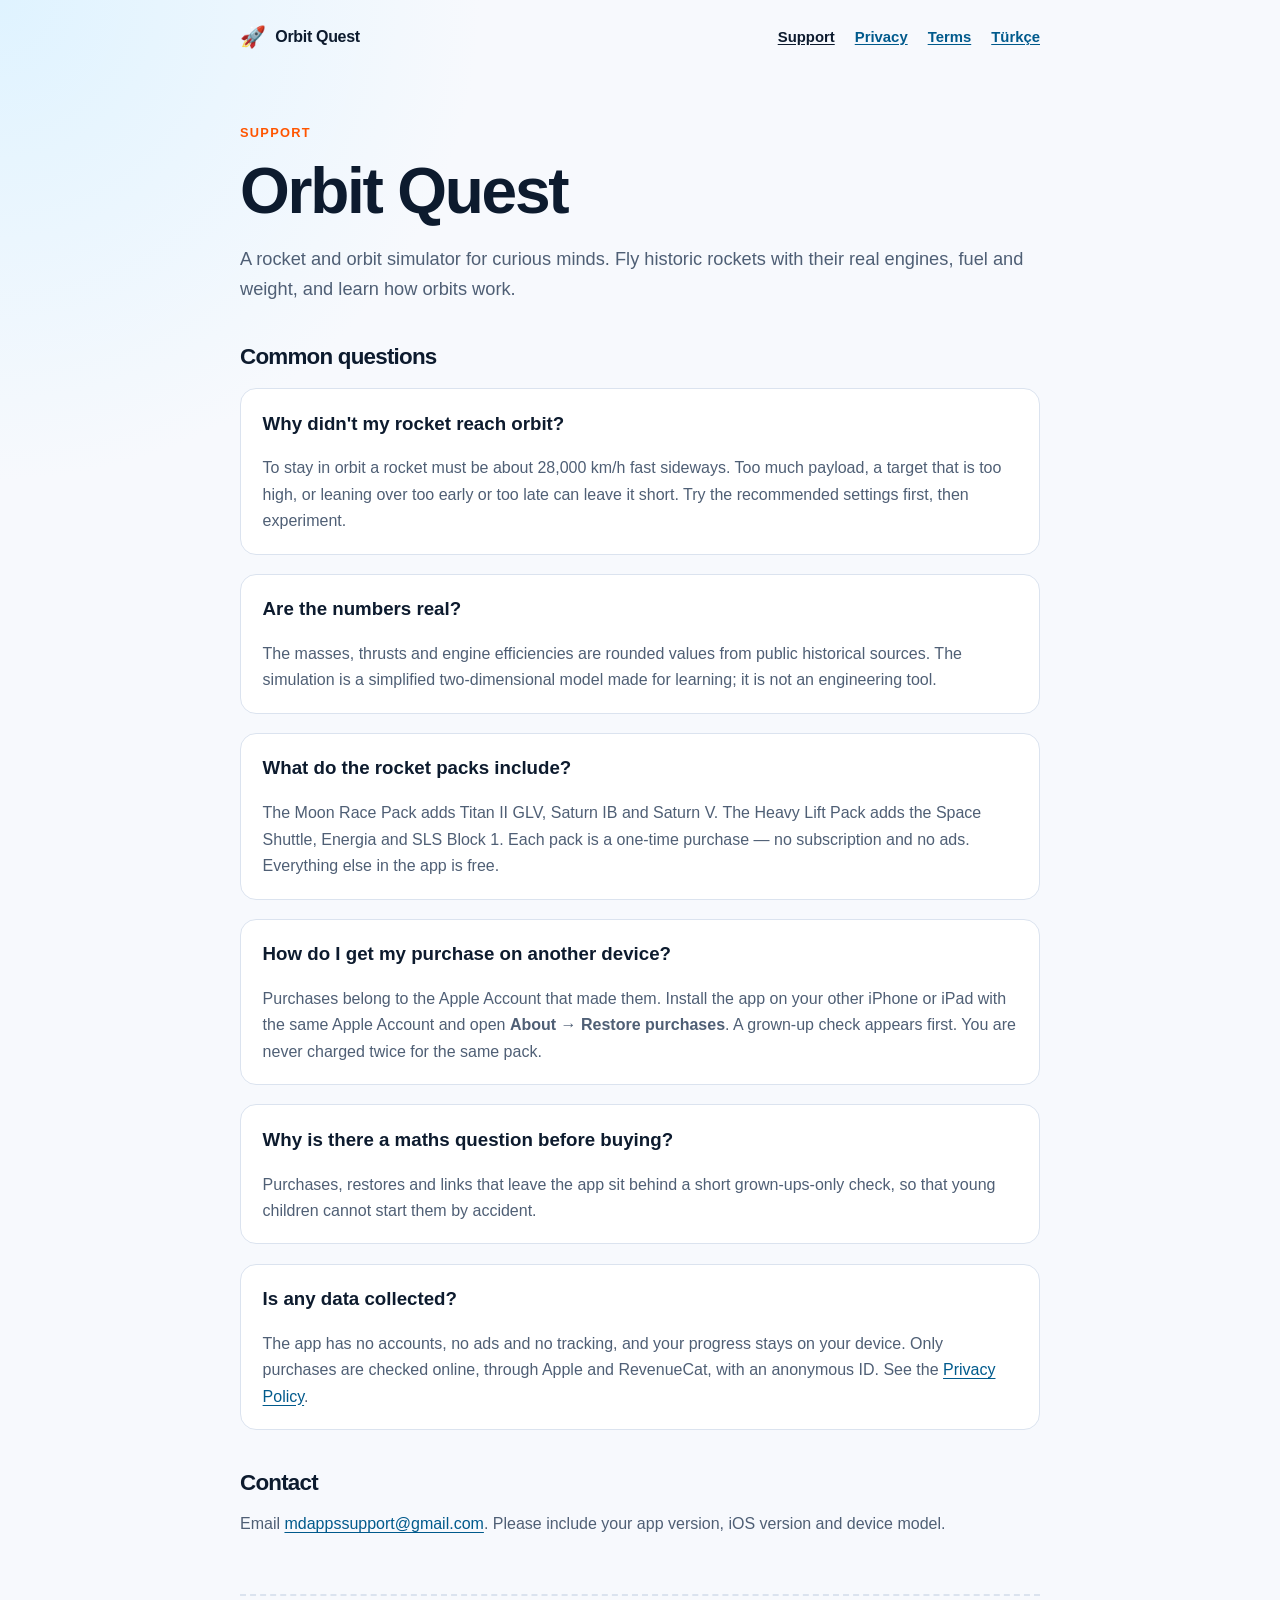
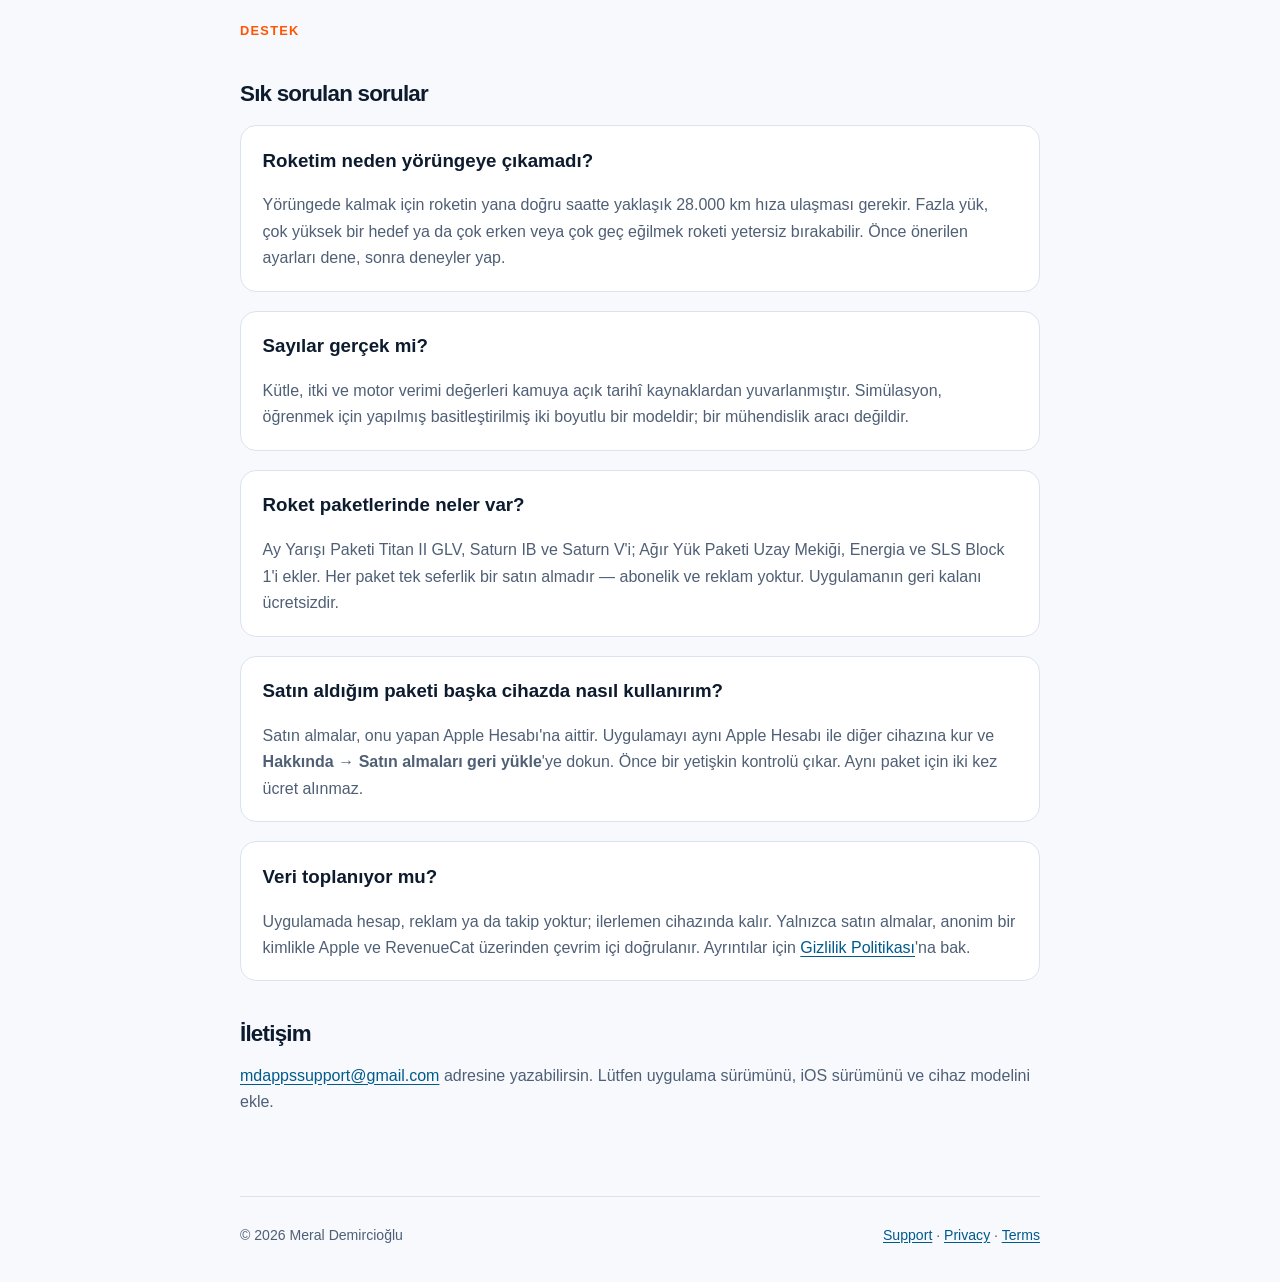
<file: index.html>
<!doctype html>
<html lang="en">
<head>
<meta charset="utf-8">
<meta name="viewport" content="width=device-width, initial-scale=1">
<title>Orbit Quest — Support</title>
<link rel="stylesheet" href="style.css">
</head>
<body>
<a class="skip-link" href="#main">Skip to content</a>
<header class="shell"><div class="topbar">
  <a class="brand" href="./"><span aria-hidden="true">🚀</span>Orbit Quest</a>
  <nav aria-label="Site"><a href="./" aria-current="page">Support</a><a href="privacy.html">Privacy</a><a href="terms.html">Terms</a><a href="#tr" lang="tr">Türkçe</a></nav>
</div></header>
<main id="main" class="shell">
<p class="eyebrow">Support</p>
<h1>Orbit Quest</h1>
<p class="lead">A rocket and orbit simulator for curious minds. Fly historic rockets with their real engines, fuel and weight, and learn how orbits work.</p>

<h2>Common questions</h2>
<div class="detail"><h3>Why didn't my rocket reach orbit?</h3>
<p>To stay in orbit a rocket must be about 28,000 km/h fast sideways. Too much payload, a target that is too high, or leaning over too early or too late can leave it short. Try the recommended settings first, then experiment.</p></div>
<div class="detail"><h3>Are the numbers real?</h3>
<p>The masses, thrusts and engine efficiencies are rounded values from public historical sources. The simulation is a simplified two-dimensional model made for learning; it is not an engineering tool.</p></div>
<div class="detail"><h3>What do the rocket packs include?</h3>
<p>The Moon Race Pack adds Titan II GLV, Saturn IB and Saturn V. The Heavy Lift Pack adds the Space Shuttle, Energia and SLS Block 1. Each pack is a one-time purchase — no subscription and no ads. Everything else in the app is free.</p></div>
<div class="detail"><h3>How do I get my purchase on another device?</h3>
<p>Purchases belong to the Apple Account that made them. Install the app on your other iPhone or iPad with the same Apple Account and open <strong>About → Restore purchases</strong>. A grown-up check appears first. You are never charged twice for the same pack.</p></div>
<div class="detail"><h3>Why is there a maths question before buying?</h3>
<p>Purchases, restores and links that leave the app sit behind a short grown-ups-only check, so that young children cannot start them by accident.</p></div>
<div class="detail"><h3>Is any data collected?</h3>
<p>The app has no accounts, no ads and no tracking, and your progress stays on your device. Only purchases are checked online, through Apple and RevenueCat, with an anonymous ID. See the <a href="privacy.html">Privacy Policy</a>.</p></div>

<h2>Contact</h2>
<p>Email <a href="mailto:mdappssupport@gmail.com">mdappssupport@gmail.com</a>. Please include your app version, iOS version and device model.</p>

<section class="lang" id="tr" lang="tr">
<p class="eyebrow">Destek</p>
<h2>Sık sorulan sorular</h2>
<div class="detail"><h3>Roketim neden yörüngeye çıkamadı?</h3>
<p>Yörüngede kalmak için roketin yana doğru saatte yaklaşık 28.000 km hıza ulaşması gerekir. Fazla yük, çok yüksek bir hedef ya da çok erken veya çok geç eğilmek roketi yetersiz bırakabilir. Önce önerilen ayarları dene, sonra deneyler yap.</p></div>
<div class="detail"><h3>Sayılar gerçek mi?</h3>
<p>Kütle, itki ve motor verimi değerleri kamuya açık tarihî kaynaklardan yuvarlanmıştır. Simülasyon, öğrenmek için yapılmış basitleştirilmiş iki boyutlu bir modeldir; bir mühendislik aracı değildir.</p></div>
<div class="detail"><h3>Roket paketlerinde neler var?</h3>
<p>Ay Yarışı Paketi Titan II GLV, Saturn IB ve Saturn V'i; Ağır Yük Paketi Uzay Mekiği, Energia ve SLS Block 1'i ekler. Her paket tek seferlik bir satın almadır — abonelik ve reklam yoktur. Uygulamanın geri kalanı ücretsizdir.</p></div>
<div class="detail"><h3>Satın aldığım paketi başka cihazda nasıl kullanırım?</h3>
<p>Satın almalar, onu yapan Apple Hesabı'na aittir. Uygulamayı aynı Apple Hesabı ile diğer cihazına kur ve <strong>Hakkında → Satın almaları geri yükle</strong>'ye dokun. Önce bir yetişkin kontrolü çıkar. Aynı paket için iki kez ücret alınmaz.</p></div>
<div class="detail"><h3>Veri toplanıyor mu?</h3>
<p>Uygulamada hesap, reklam ya da takip yoktur; ilerlemen cihazında kalır. Yalnızca satın almalar, anonim bir kimlikle Apple ve RevenueCat üzerinden çevrim içi doğrulanır. Ayrıntılar için <a href="privacy.html#tr">Gizlilik Politikası</a>'na bak.</p></div>
<h2>İletişim</h2>
<p><a href="mailto:mdappssupport@gmail.com">mdappssupport@gmail.com</a> adresine yazabilirsin. Lütfen uygulama sürümünü, iOS sürümünü ve cihaz modelini ekle.</p>
</section>
</main>
<footer class="shell"><div class="footer-row"><span>© 2026 Meral Demircioğlu</span><span><a href="./">Support</a> · <a href="privacy.html">Privacy</a> · <a href="terms.html">Terms</a></span></div></footer>
</body>
</html>
</file>
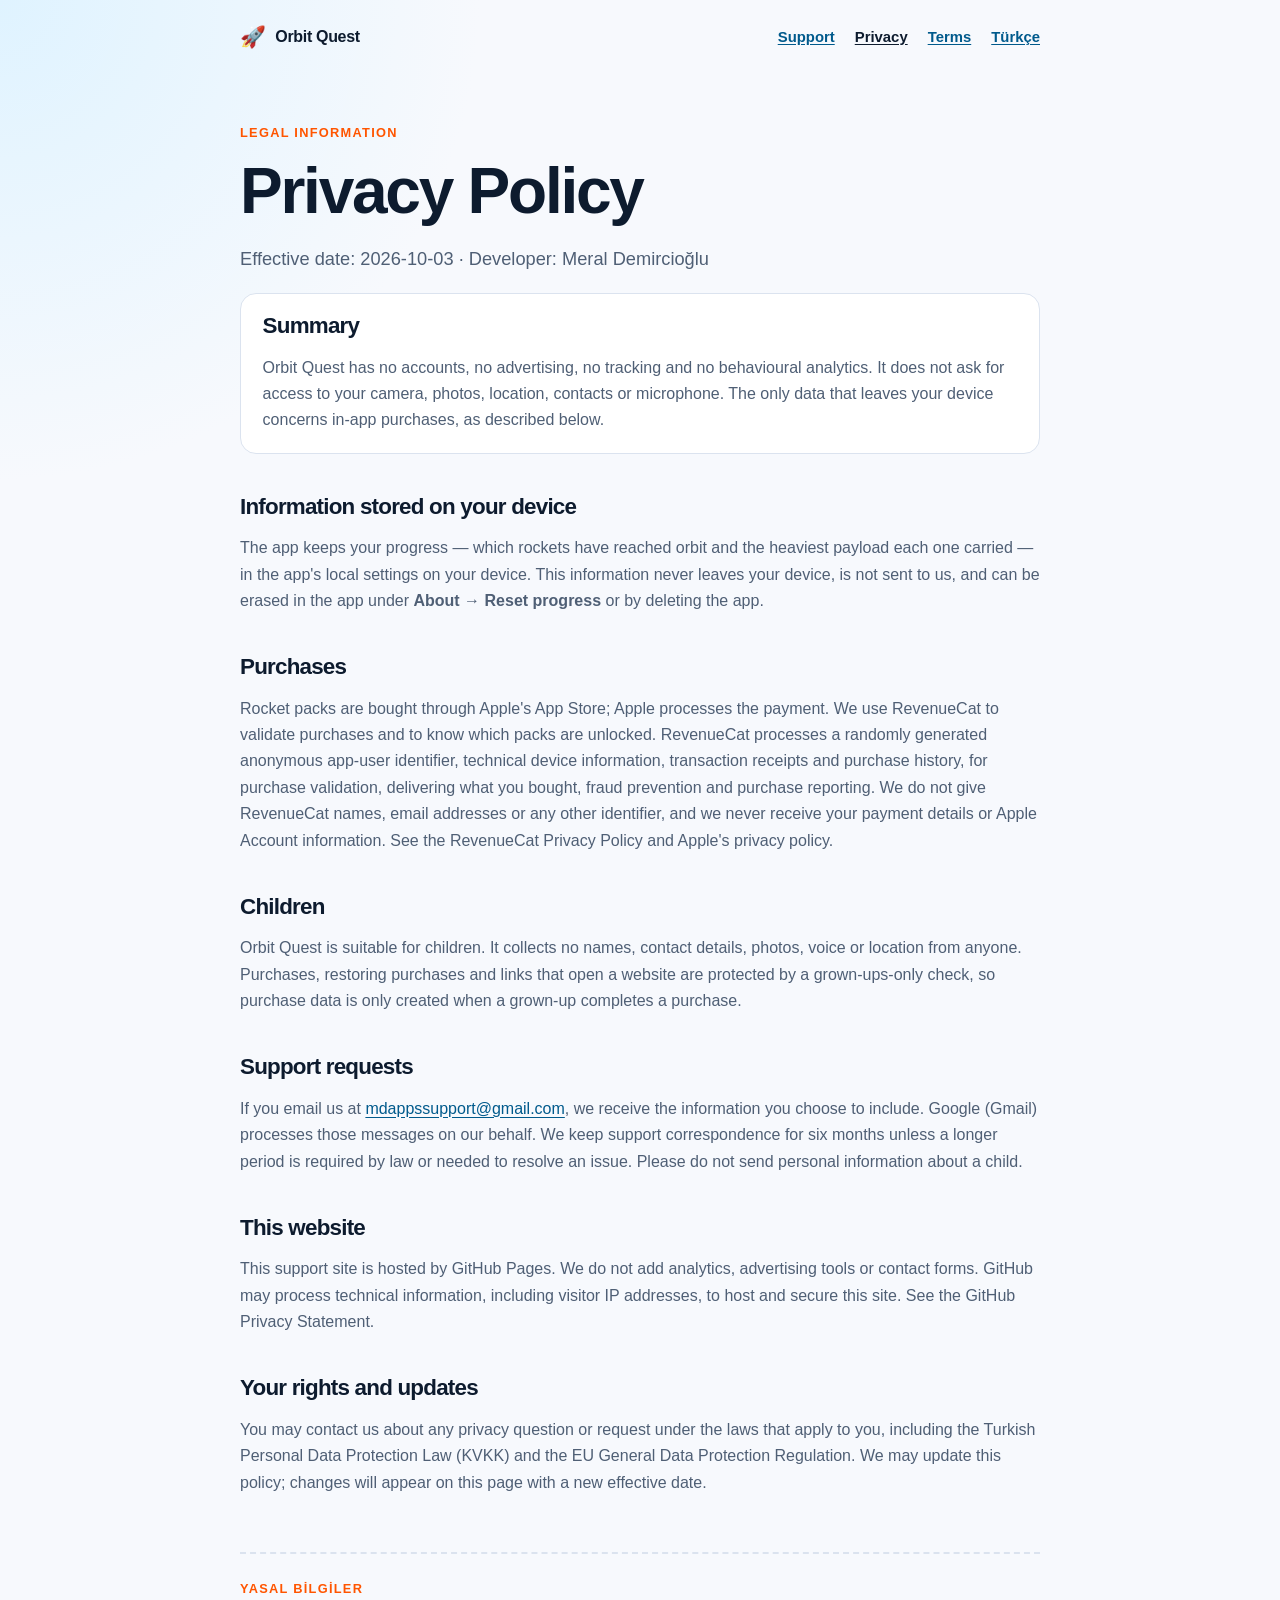
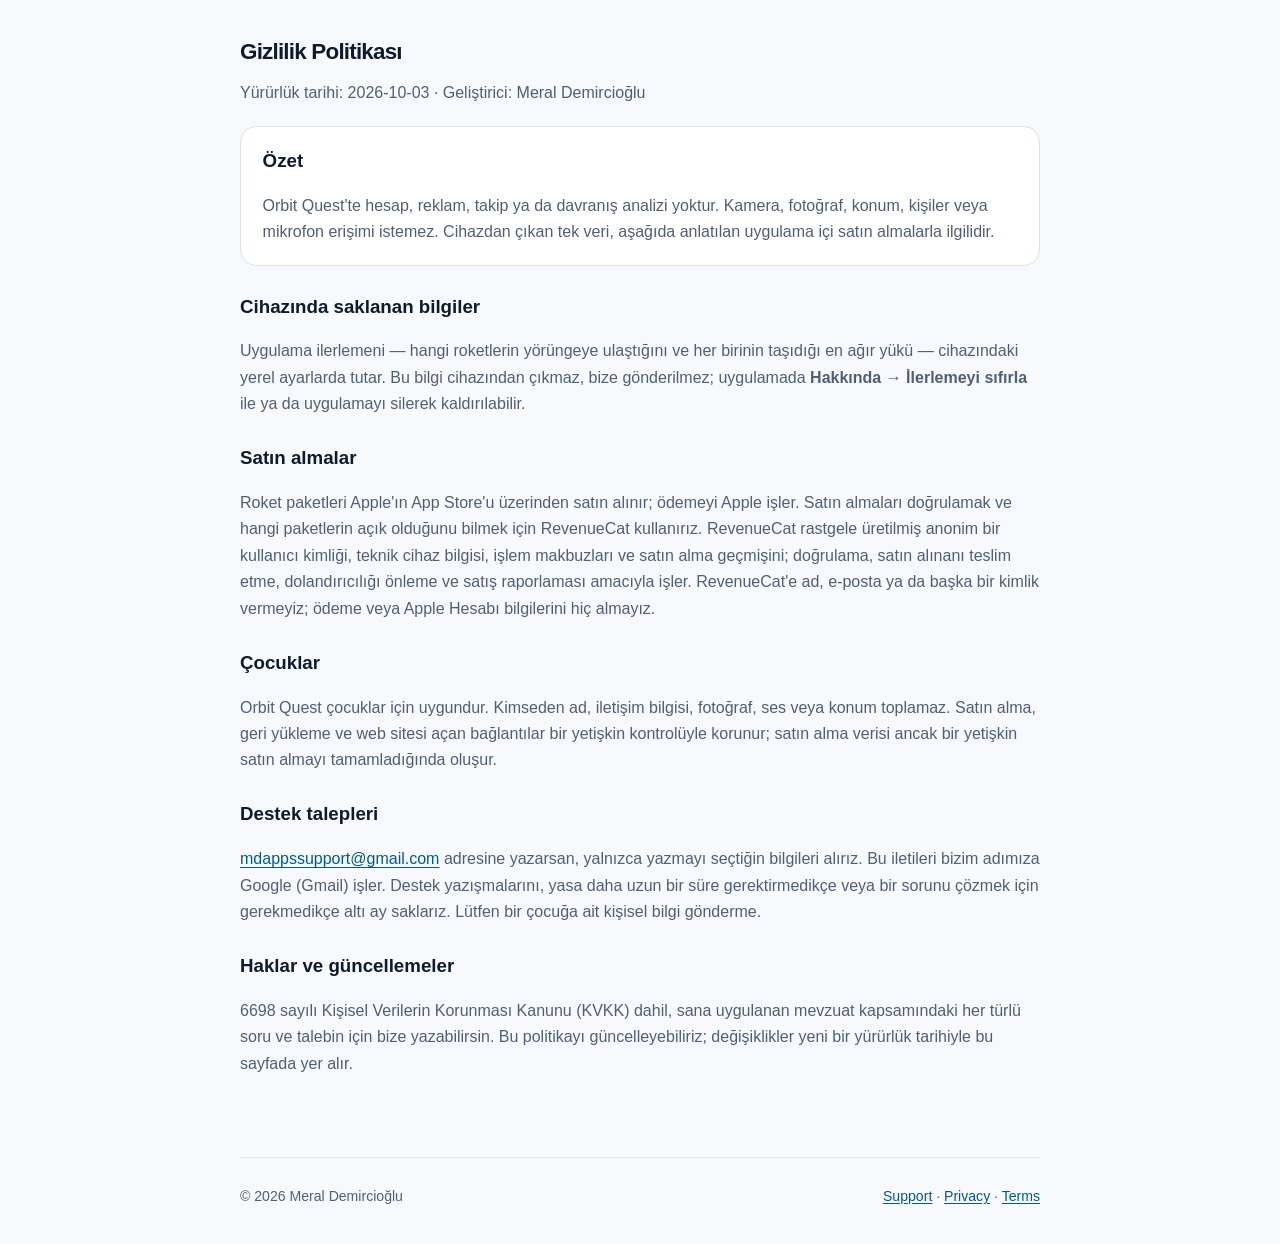
<file: privacy.html>
<!doctype html>
<html lang="en">
<head>
<meta charset="utf-8">
<meta name="viewport" content="width=device-width, initial-scale=1">
<title>Orbit Quest — Privacy Policy</title>
<link rel="stylesheet" href="style.css">
</head>
<body>
<a class="skip-link" href="#main">Skip to content</a>
<header class="shell"><div class="topbar">
  <a class="brand" href="./"><span aria-hidden="true">🚀</span>Orbit Quest</a>
  <nav aria-label="Site"><a href="./">Support</a><a href="privacy.html" aria-current="page">Privacy</a><a href="terms.html">Terms</a><a href="#tr" lang="tr">Türkçe</a></nav>
</div></header>
<main id="main" class="shell">
<p class="eyebrow">Legal information</p>
<h1>Privacy Policy</h1>
<p class="lead">Effective date: 2026-10-03 · Developer: Meral Demircioğlu</p>

<div class="detail"><h2>Summary</h2>
<p>Orbit Quest has no accounts, no advertising, no tracking and no behavioural analytics. It does not ask for access to your camera, photos, location, contacts or microphone. The only data that leaves your device concerns in-app purchases, as described below.</p></div>

<h2>Information stored on your device</h2>
<p>The app keeps your progress — which rockets have reached orbit and the heaviest payload each one carried — in the app's local settings on your device. This information never leaves your device, is not sent to us, and can be erased in the app under <strong>About → Reset progress</strong> or by deleting the app.</p>

<h2>Purchases</h2>
<p>Rocket packs are bought through Apple's App Store; Apple processes the payment. We use RevenueCat to validate purchases and to know which packs are unlocked. RevenueCat processes a randomly generated anonymous app-user identifier, technical device information, transaction receipts and purchase history, for purchase validation, delivering what you bought, fraud prevention and purchase reporting. We do not give RevenueCat names, email addresses or any other identifier, and we never receive your payment details or Apple Account information. See the RevenueCat Privacy Policy and Apple's privacy policy.</p>

<h2>Children</h2>
<p>Orbit Quest is suitable for children. It collects no names, contact details, photos, voice or location from anyone. Purchases, restoring purchases and links that open a website are protected by a grown-ups-only check, so purchase data is only created when a grown-up completes a purchase.</p>

<h2>Support requests</h2>
<p>If you email us at <a href="mailto:mdappssupport@gmail.com">mdappssupport@gmail.com</a>, we receive the information you choose to include. Google (Gmail) processes those messages on our behalf. We keep support correspondence for six months unless a longer period is required by law or needed to resolve an issue. Please do not send personal information about a child.</p>

<h2>This website</h2>
<p>This support site is hosted by GitHub Pages. We do not add analytics, advertising tools or contact forms. GitHub may process technical information, including visitor IP addresses, to host and secure this site. See the GitHub Privacy Statement.</p>

<h2>Your rights and updates</h2>
<p>You may contact us about any privacy question or request under the laws that apply to you, including the Turkish Personal Data Protection Law (KVKK) and the EU General Data Protection Regulation. We may update this policy; changes will appear on this page with a new effective date.</p>

<section class="lang" id="tr" lang="tr">
<p class="eyebrow">Yasal bilgiler</p>
<h2>Gizlilik Politikası</h2>
<p>Yürürlük tarihi: 2026-10-03 · Geliştirici: Meral Demircioğlu</p>
<div class="detail"><h3>Özet</h3>
<p>Orbit Quest'te hesap, reklam, takip ya da davranış analizi yoktur. Kamera, fotoğraf, konum, kişiler veya mikrofon erişimi istemez. Cihazdan çıkan tek veri, aşağıda anlatılan uygulama içi satın almalarla ilgilidir.</p></div>
<h3>Cihazında saklanan bilgiler</h3>
<p>Uygulama ilerlemeni — hangi roketlerin yörüngeye ulaştığını ve her birinin taşıdığı en ağır yükü — cihazındaki yerel ayarlarda tutar. Bu bilgi cihazından çıkmaz, bize gönderilmez; uygulamada <strong>Hakkında → İlerlemeyi sıfırla</strong> ile ya da uygulamayı silerek kaldırılabilir.</p>
<h3>Satın almalar</h3>
<p>Roket paketleri Apple'ın App Store'u üzerinden satın alınır; ödemeyi Apple işler. Satın almaları doğrulamak ve hangi paketlerin açık olduğunu bilmek için RevenueCat kullanırız. RevenueCat rastgele üretilmiş anonim bir kullanıcı kimliği, teknik cihaz bilgisi, işlem makbuzları ve satın alma geçmişini; doğrulama, satın alınanı teslim etme, dolandırıcılığı önleme ve satış raporlaması amacıyla işler. RevenueCat'e ad, e-posta ya da başka bir kimlik vermeyiz; ödeme veya Apple Hesabı bilgilerini hiç almayız.</p>
<h3>Çocuklar</h3>
<p>Orbit Quest çocuklar için uygundur. Kimseden ad, iletişim bilgisi, fotoğraf, ses veya konum toplamaz. Satın alma, geri yükleme ve web sitesi açan bağlantılar bir yetişkin kontrolüyle korunur; satın alma verisi ancak bir yetişkin satın almayı tamamladığında oluşur.</p>
<h3>Destek talepleri</h3>
<p><a href="mailto:mdappssupport@gmail.com">mdappssupport@gmail.com</a> adresine yazarsan, yalnızca yazmayı seçtiğin bilgileri alırız. Bu iletileri bizim adımıza Google (Gmail) işler. Destek yazışmalarını, yasa daha uzun bir süre gerektirmedikçe veya bir sorunu çözmek için gerekmedikçe altı ay saklarız. Lütfen bir çocuğa ait kişisel bilgi gönderme.</p>
<h3>Haklar ve güncellemeler</h3>
<p>6698 sayılı Kişisel Verilerin Korunması Kanunu (KVKK) dahil, sana uygulanan mevzuat kapsamındaki her türlü soru ve talebin için bize yazabilirsin. Bu politikayı güncelleyebiliriz; değişiklikler yeni bir yürürlük tarihiyle bu sayfada yer alır.</p>
</section>
</main>
<footer class="shell"><div class="footer-row"><span>© 2026 Meral Demircioğlu</span><span><a href="./">Support</a> · <a href="privacy.html">Privacy</a> · <a href="terms.html">Terms</a></span></div></footer>
</body>
</html>
</file>
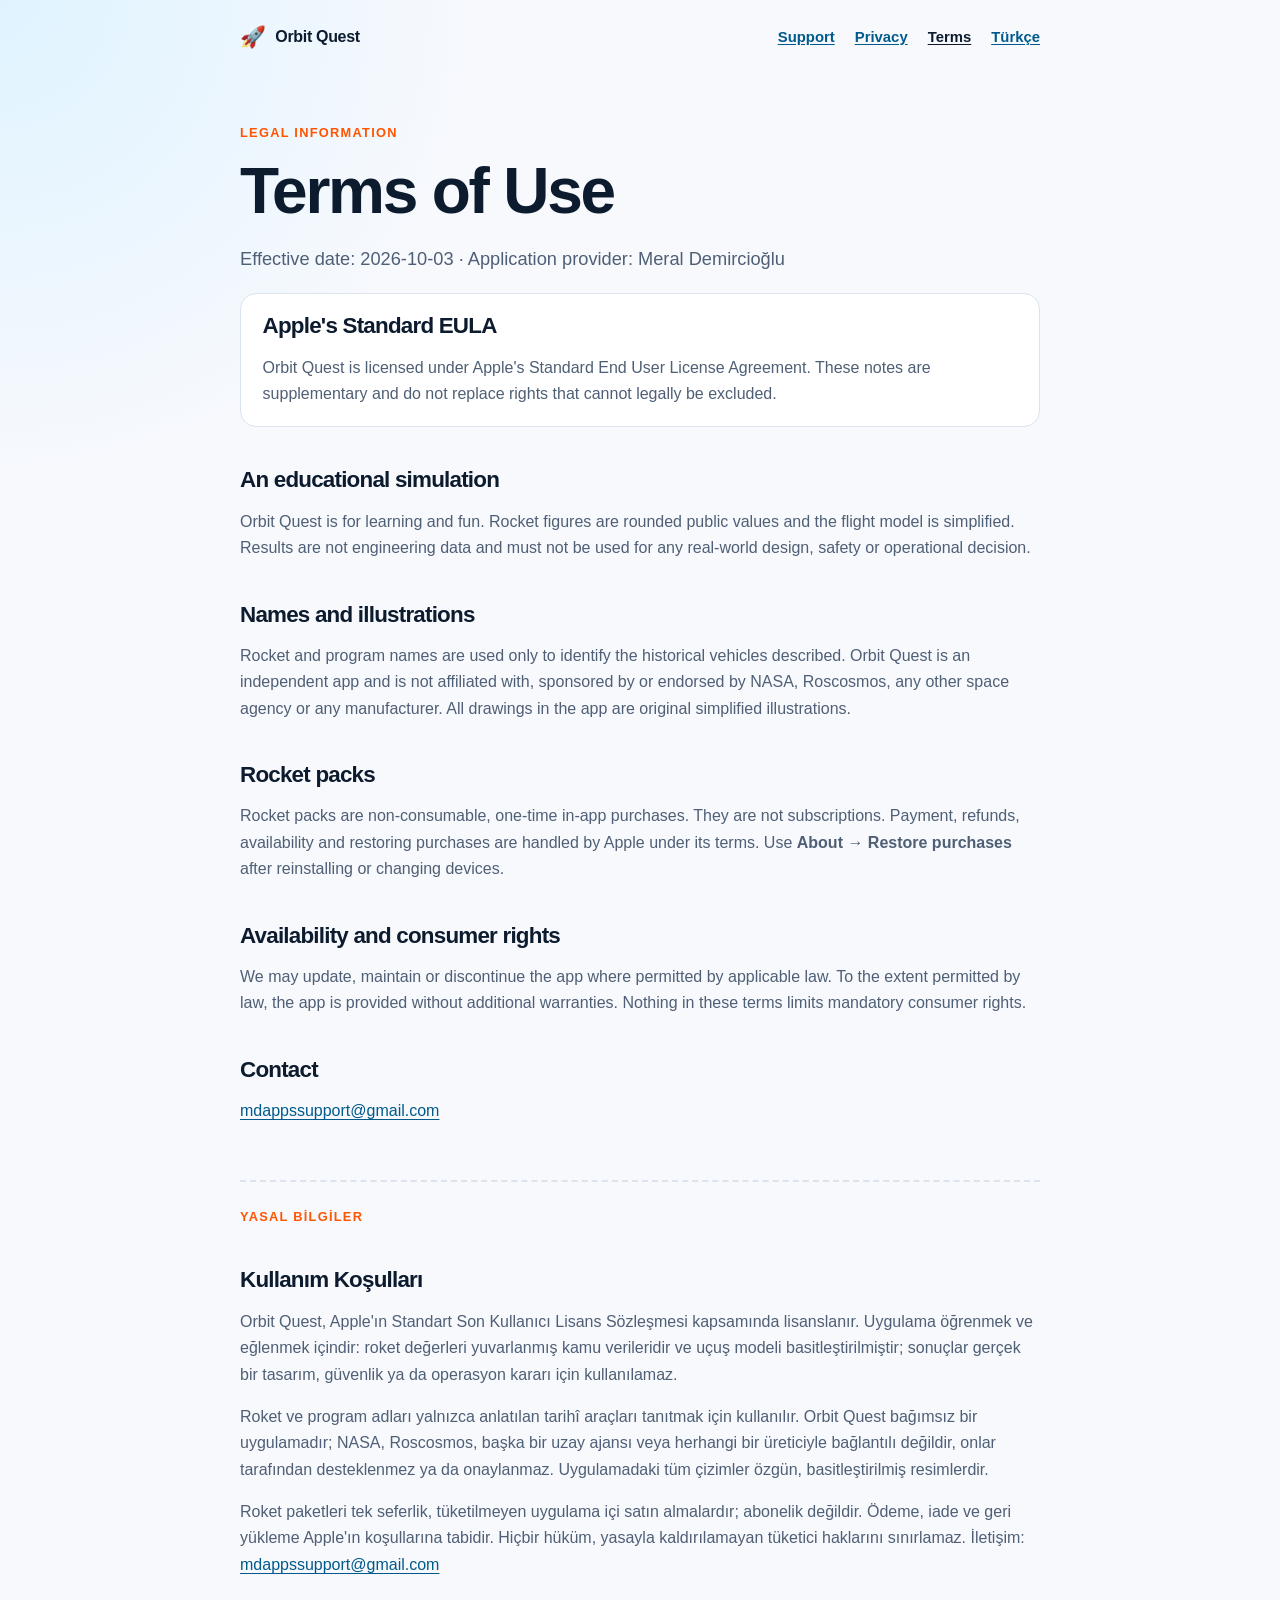
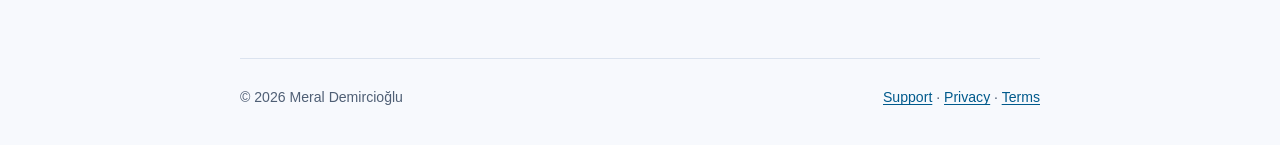
<file: terms.html>
<!doctype html>
<html lang="en">
<head>
<meta charset="utf-8">
<meta name="viewport" content="width=device-width, initial-scale=1">
<title>Orbit Quest — Terms of Use</title>
<link rel="stylesheet" href="style.css">
</head>
<body>
<a class="skip-link" href="#main">Skip to content</a>
<header class="shell"><div class="topbar">
  <a class="brand" href="./"><span aria-hidden="true">🚀</span>Orbit Quest</a>
  <nav aria-label="Site"><a href="./">Support</a><a href="privacy.html">Privacy</a><a href="terms.html" aria-current="page">Terms</a><a href="#tr" lang="tr">Türkçe</a></nav>
</div></header>
<main id="main" class="shell">
<p class="eyebrow">Legal information</p>
<h1>Terms of Use</h1>
<p class="lead">Effective date: 2026-10-03 · Application provider: Meral Demircioğlu</p>

<div class="detail"><h2>Apple's Standard EULA</h2>
<p>Orbit Quest is licensed under Apple's Standard End User License Agreement. These notes are supplementary and do not replace rights that cannot legally be excluded.</p></div>

<h2>An educational simulation</h2>
<p>Orbit Quest is for learning and fun. Rocket figures are rounded public values and the flight model is simplified. Results are not engineering data and must not be used for any real-world design, safety or operational decision.</p>

<h2>Names and illustrations</h2>
<p>Rocket and program names are used only to identify the historical vehicles described. Orbit Quest is an independent app and is not affiliated with, sponsored by or endorsed by NASA, Roscosmos, any other space agency or any manufacturer. All drawings in the app are original simplified illustrations.</p>

<h2>Rocket packs</h2>
<p>Rocket packs are non-consumable, one-time in-app purchases. They are not subscriptions. Payment, refunds, availability and restoring purchases are handled by Apple under its terms. Use <strong>About → Restore purchases</strong> after reinstalling or changing devices.</p>

<h2>Availability and consumer rights</h2>
<p>We may update, maintain or discontinue the app where permitted by applicable law. To the extent permitted by law, the app is provided without additional warranties. Nothing in these terms limits mandatory consumer rights.</p>

<h2>Contact</h2>
<p><a href="mailto:mdappssupport@gmail.com">mdappssupport@gmail.com</a></p>

<section class="lang" id="tr" lang="tr">
<p class="eyebrow">Yasal bilgiler</p>
<h2>Kullanım Koşulları</h2>
<p>Orbit Quest, Apple'ın Standart Son Kullanıcı Lisans Sözleşmesi kapsamında lisanslanır. Uygulama öğrenmek ve eğlenmek içindir: roket değerleri yuvarlanmış kamu verileridir ve uçuş modeli basitleştirilmiştir; sonuçlar gerçek bir tasarım, güvenlik ya da operasyon kararı için kullanılamaz.</p>
<p>Roket ve program adları yalnızca anlatılan tarihî araçları tanıtmak için kullanılır. Orbit Quest bağımsız bir uygulamadır; NASA, Roscosmos, başka bir uzay ajansı veya herhangi bir üreticiyle bağlantılı değildir, onlar tarafından desteklenmez ya da onaylanmaz. Uygulamadaki tüm çizimler özgün, basitleştirilmiş resimlerdir.</p>
<p>Roket paketleri tek seferlik, tüketilmeyen uygulama içi satın almalardır; abonelik değildir. Ödeme, iade ve geri yükleme Apple'ın koşullarına tabidir. Hiçbir hüküm, yasayla kaldırılamayan tüketici haklarını sınırlamaz. İletişim: <a href="mailto:mdappssupport@gmail.com">mdappssupport@gmail.com</a></p>
</section>
</main>
<footer class="shell"><div class="footer-row"><span>© 2026 Meral Demircioğlu</span><span><a href="./">Support</a> · <a href="privacy.html">Privacy</a> · <a href="terms.html">Terms</a></span></div></footer>
</body>
</html>
</file>
<file: style.css>
:root { --ink:#0d1b2e; --muted:#4f5f75; --paper:#f7f9fd; --panel:#fff; --line:#dbe3ef; --accent:#0077b6; --accent-dark:#005a8c; --orange:#ff5500; }
* { box-sizing:border-box; } html { scroll-behavior:smooth; }
body { margin:0; min-width:320px; color:var(--ink); background:radial-gradient(circle at 0% 0%,#dff3ff 0,transparent 30rem),var(--paper); font:400 1rem/1.65 -apple-system,BlinkMacSystemFont,"Segoe UI",sans-serif; }
a { color:var(--accent-dark); text-underline-offset:.16em; } a:hover { color:var(--accent); } a:focus-visible { outline:3px solid #f59e0b; outline-offset:3px; border-radius:3px; }
.skip-link { position:absolute; top:-4rem; left:1rem; padding:.6rem .9rem; color:#fff; background:var(--accent-dark); border-radius:0 0 .5rem .5rem; } .skip-link:focus { top:0; }
.shell { width:min(100% - 2rem, 50rem); margin:0 auto; } header { padding:1.25rem 0; } .topbar { display:flex; align-items:center; justify-content:space-between; gap:1rem; }
.brand { display:inline-flex; align-items:center; gap:.6rem; color:var(--ink); font-weight:800; text-decoration:none; letter-spacing:-.02em; } .brand span { font-size:1.3rem; }
nav { display:flex; flex-wrap:wrap; justify-content:flex-end; gap:.9rem 1.25rem; } nav a { font-size:.93rem; font-weight:650; } nav a[aria-current="page"] { color:var(--ink); }
main { padding:3rem 0 4rem; } .eyebrow { margin:0 0 .75rem; color:var(--orange); font-size:.8rem; font-weight:800; letter-spacing:.1em; text-transform:uppercase; }
h1,h2 { line-height:1.13; letter-spacing:-.035em; } h1 { margin:0; font-size:clamp(2.2rem,7vw,4rem); } h2 { margin:2.5rem 0 .7rem; font-size:1.4rem; } h3 { margin:1.6rem 0 .4rem; }
p,li { color:var(--muted); } li+li { margin-top:.45rem; } .lead { margin:1rem 0 0; font-size:1.14rem; }
.detail { padding:1.2rem 1.35rem; margin-top:1.2rem; background:var(--panel); border:1px solid var(--line); border-radius:1rem; } .detail h2, .detail h3 { margin-top:0; } .detail p:last-child { margin-bottom:0; }
.lang { margin-top:3.5rem; padding-top:1.5rem; border-top:2px dashed var(--line); }
footer { padding:1.7rem 0 2.2rem; border-top:1px solid var(--line); color:var(--muted); font-size:.88rem; } footer .footer-row { display:flex; justify-content:space-between; gap:1rem; flex-wrap:wrap; }
@media (max-width:620px) { .topbar { align-items:flex-start; flex-direction:column; } nav { justify-content:flex-start; } }
</file>
